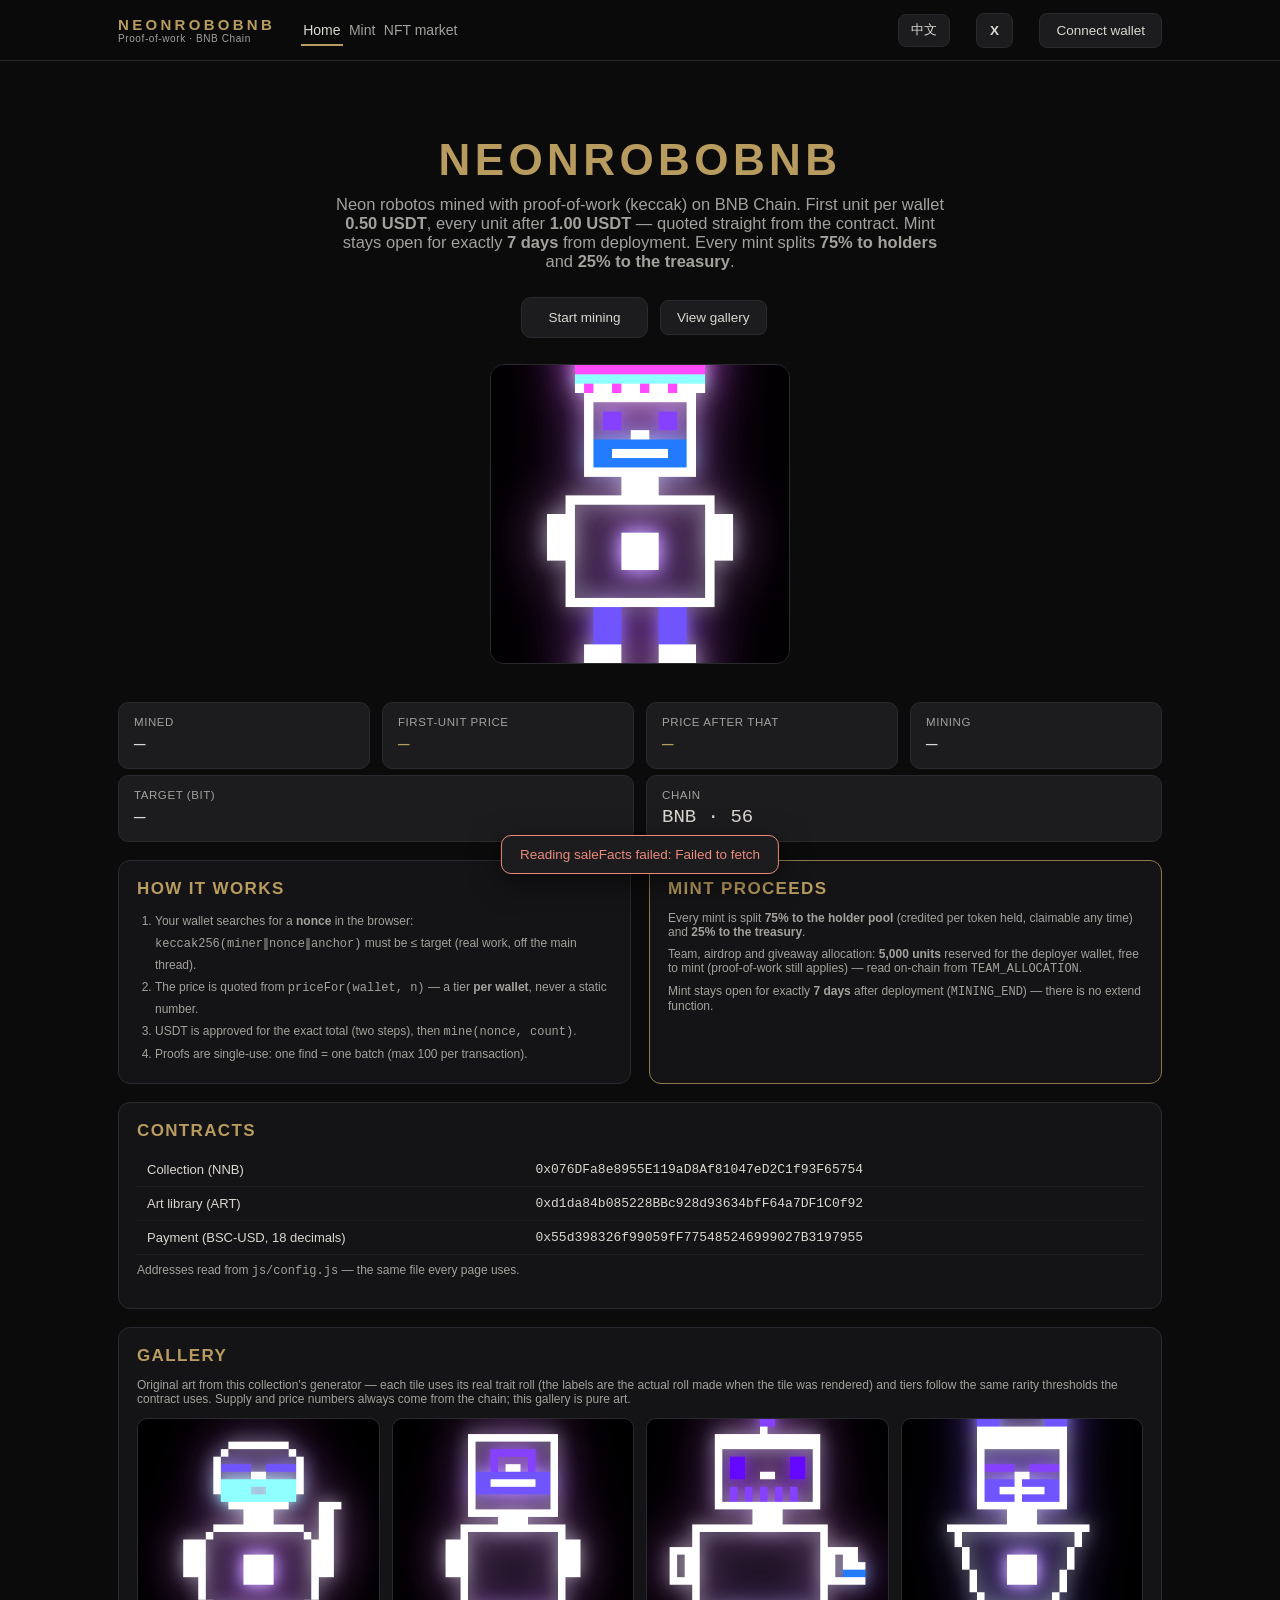
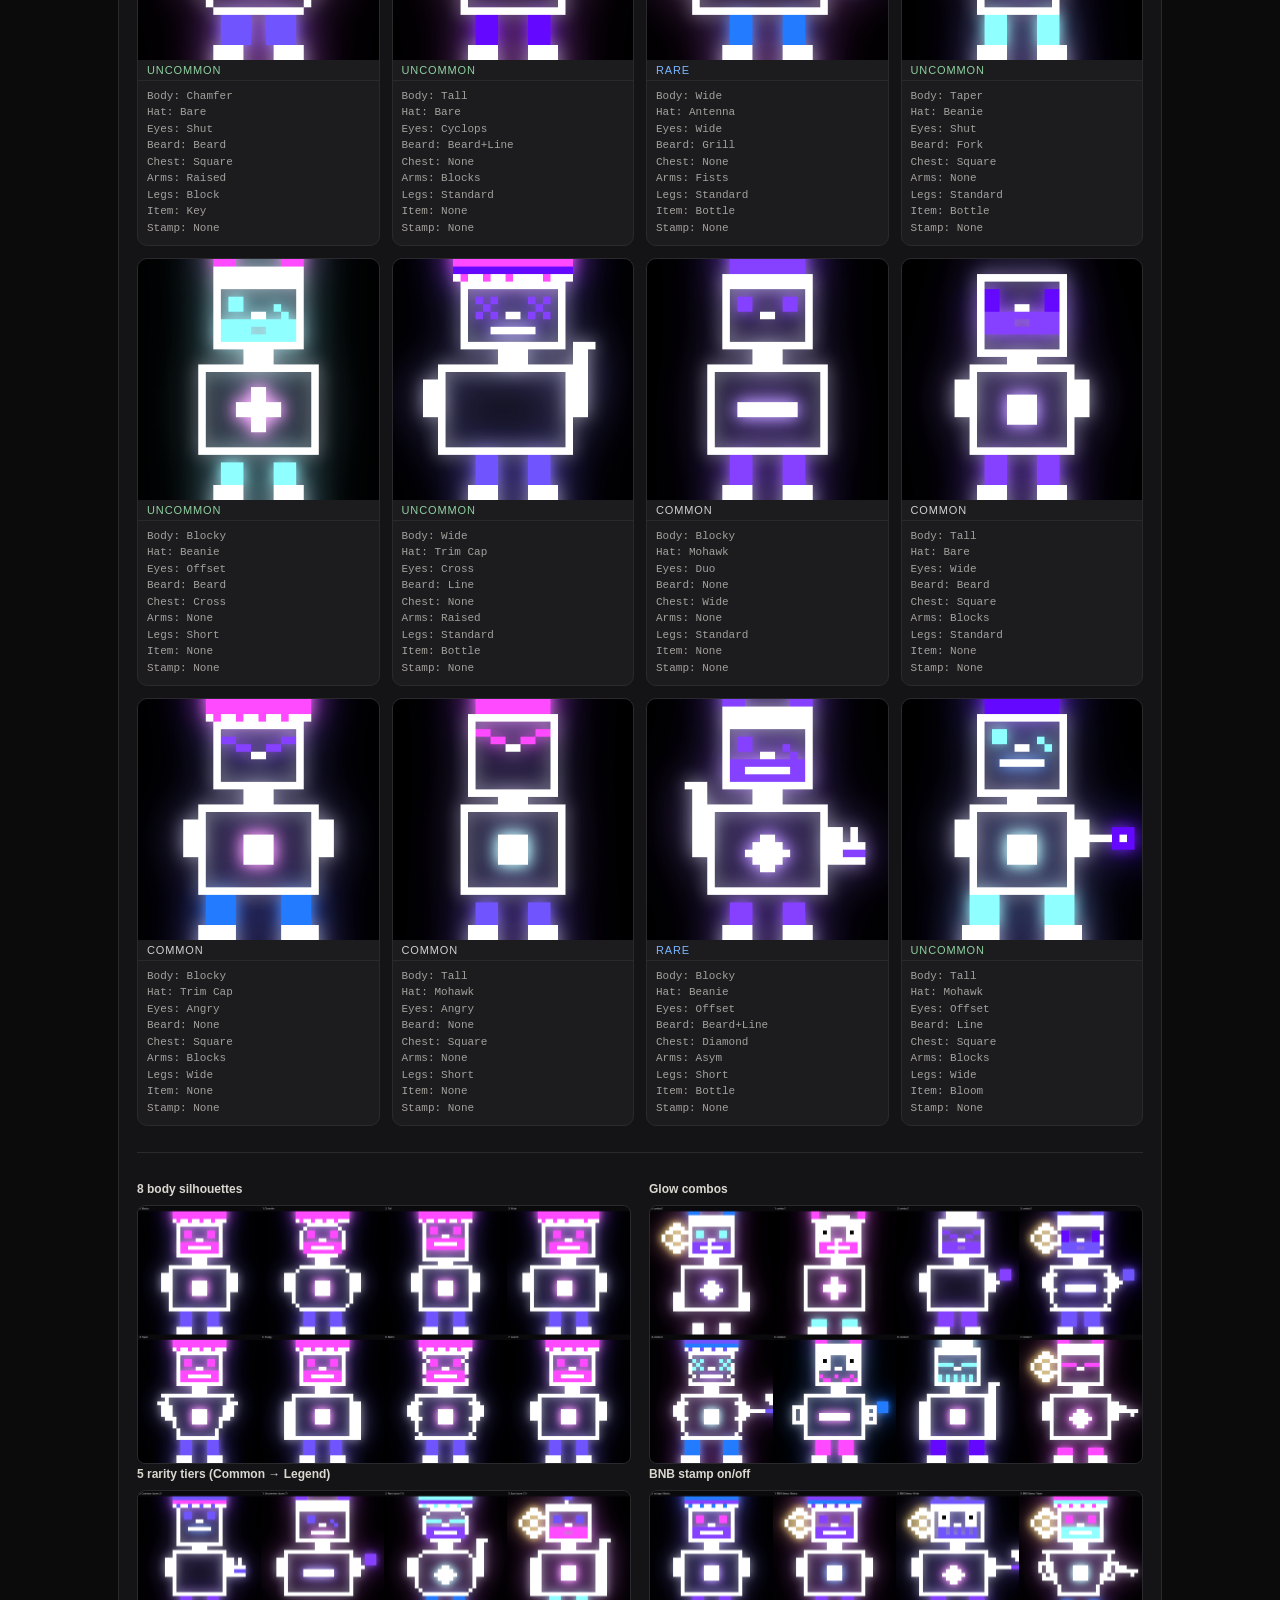
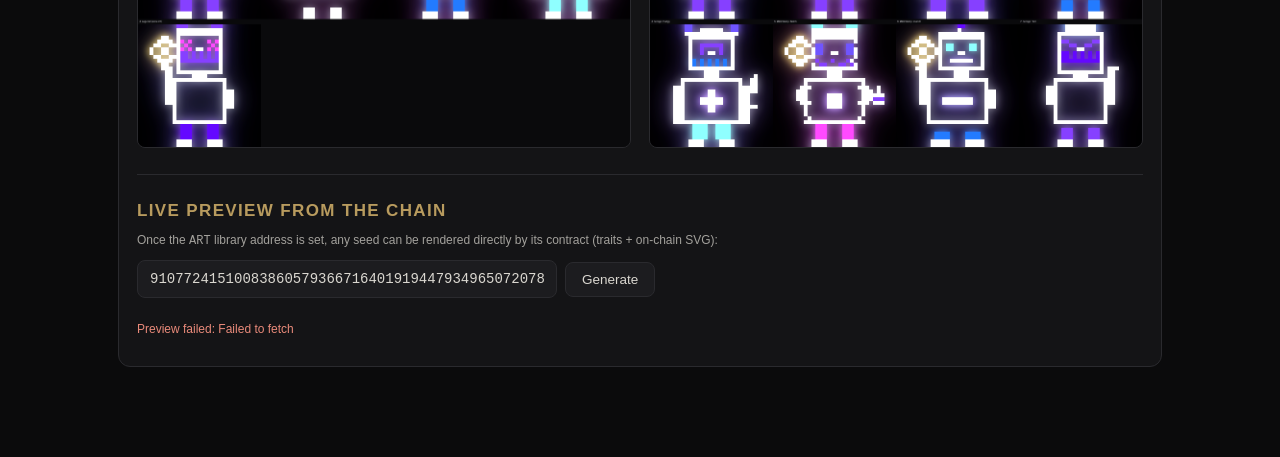
<file: index.html>
<!DOCTYPE html>
<html lang="en">
<head>
  <meta charset="utf-8" />
  <meta name="viewport" content="width=device-width, initial-scale=1" />
  <title>NeonRoboBNB — proof-of-work collection on BNB Chain</title>
  <meta name="description" content="Neon robotos mined under a keccak target on BNB Chain. First unit 0.50 USDT per wallet, every unit after that 1.00 USDT — quoted from the contract; mint open for 7 days; every mint splits 75% to holders and 25% to the treasury." />
  <link rel="stylesheet" href="css/style.css" />
  <style>
    .tiles { display: grid; grid-template-columns: repeat(4, 1fr); gap: 12px; }
    @media (max-width: 820px) { .tiles { grid-template-columns: repeat(2, 1fr); } }
    .tile { background: var(--panel2); border: 1px solid var(--line); border-radius: 10px; overflow: hidden; }
    .tile img { width: 100%; display: block; background: #000; }
    .tier { font-size: 11px; letter-spacing: .08em; text-transform: uppercase; padding: 4px 9px; border-bottom: 1px solid var(--line); color: var(--muted); }
    .tier.t0 { color: #cfcfcf; } .tier.t1 { color: #8fd0a0; } .tier.t2 { color: #7db6ff; }
    .tier.t3 { color: #d79bff; } .tier.t4 { color: var(--gold); border-bottom-color: var(--gold-dim); }
    .tl { font-size: 11px; line-height: 1.5; padding: 7px 9px 9px; color: var(--muted); font-family: var(--mono); }
    .sheet { width: 100%; display: block; border-radius: 8px; border: 1px solid var(--line); margin-top: 8px; }
    #lang { font-size: 12.5px; padding: 7px 12px; }
  </style>
</head>
<body data-page="home">
<header class="site">
  <div class="wrap">
    <div class="brand">NEONROBOBNB<small data-i18n="brand.sub">Proof-of-work · BNB Chain</small></div>
    <nav>
      <a href="index.html" class="on" data-i18n="nav.home">Home</a>
      <a href="mint.html" data-i18n="nav.mint">Mint</a>
      <a href="market.html" data-i18n="nav.market">NFT market</a>
    </nav>
    <div class="spacer"></div>
    <button id="lang">中文</button>
    <a class="btn xlink" href="https://x.com/NeonroboBnb" target="_blank" rel="noopener noreferrer" aria-label="X (Twitter)" title="X (Twitter)">X</a>
    <button id="connect" data-i18n="connect">Connect wallet</button>
  </div>
</header>

<div class="wrap">
  <div class="hero">
    <h1>NEONROBOBNB</h1>
    <p data-i18n="hero.p">Neon robotos mined with proof-of-work (keccak) on BNB Chain. First unit per wallet <b>0.50 USDT</b>, every unit after <b>1.00 USDT</b> — quoted straight from the contract. Mint stays open for exactly <b>7 days</b> from deployment. Every mint splits <b>75% to holders</b> and <b>25% to the treasury</b>.</p>
    <a class="btn cta" href="mint.html" data-i18n="hero.cta">Start mining</a>
    <a class="btn" href="#gallery" data-i18n="hero.gallery">View gallery</a>
    <div style="margin-top:26px"><img src="img/hero.png" alt="NeonRoboBNB hero" width="300" style="border-radius:14px;border:1px solid var(--line)" /></div>
  </div>

  <div id="pending" class="panel gold" style="display:none" data-i18n="pending"></div>

  <div class="row" style="gap:12px; margin-bottom:6px">
    <div class="stat" style="flex:1"><div class="k" data-i18n="stat.mined">Mined</div><div class="v" id="s-supply">—</div></div>
    <div class="stat" style="flex:1"><div class="k" data-i18n="stat.first">First-unit price</div><div class="v gold" id="s-first">—</div></div>
    <div class="stat" style="flex:1"><div class="k" data-i18n="stat.next">Price after that</div><div class="v gold" id="s-list">—</div></div>
    <div class="stat" style="flex:1"><div class="k" data-i18n="stat.mining">Mining</div><div class="v" id="s-open">—</div></div>
  </div>
  <div class="row" style="gap:12px; margin-bottom:18px">
    <div class="stat" style="flex:1"><div class="k" data-i18n="stat.target">Target (bit)</div><div class="v" id="s-bits">—</div></div>
    <div class="stat" style="flex:1"><div class="k" data-i18n="stat.chain">Chain</div><div class="v">BNB · 56</div></div>
  </div>

  <div class="grid2">
    <div class="panel">
      <h2 style="margin-top:0" data-i18n="how.title">How it works</h2>
      <ol class="tiny muted" style="line-height:1.8; padding-left:18px; margin:0">
        <li data-i18n="how.1">Your wallet searches for a <b>nonce</b> in the browser: <span class="mono">keccak256(miner‖nonce‖anchor)</span> must be ≤ target (real work, off the main thread).</li>
        <li data-i18n="how.2">The price is quoted from <span class="mono">priceFor(wallet, n)</span> — a tier <b>per wallet</b>, never a static number.</li>
        <li data-i18n="how.3">USDT is approved for the exact total (two steps), then <span class="mono">mine(nonce, count)</span>.</li>
        <li data-i18n="how.4">Proofs are single-use: one find = one batch (max 100 per transaction).</li>
      </ol>
    </div>
    <div class="panel gold">
      <h2 style="margin-top:0" data-i18n="money.title">Mint proceeds</h2>
      <p class="tiny muted" style="margin:0 0 8px" data-i18n="money.p1">Every mint is split <b>75% to the holder pool</b> (credited per token held, claimable any time) and <b>25% to the treasury</b>.</p>
      <p class="tiny muted" style="margin:0 0 8px" data-i18n="money.p3">Team, airdrop and giveaway allocation: <b>5,000 units</b> reserved for the deployer wallet, free to mint (proof-of-work still applies) — read on-chain from <span class="mono">TEAM_ALLOCATION</span>.</p>
      <p class="tiny muted" style="margin:0" data-i18n="money.p2">Mint stays open for exactly <b>7 days</b> after deployment (<span class="mono">MINING_END</span>) — there is no extend function.</p>
    </div>
  </div>

  <div class="panel">
    <h2 style="margin-top:0" data-i18n="contracts.title">Contracts</h2>
    <table>
      <tbody>
        <tr><td class="txt" data-i18n="contracts.nnb">Collection (NNB)</td><td id="a-nnb">—</td></tr>
        <tr><td class="txt" data-i18n="contracts.art">Art library (ART)</td><td id="a-art">—</td></tr>
        <tr><td class="txt" data-i18n="contracts.pay">Payment (BSC-USD, 18 decimals)</td><td id="a-usdt">—</td></tr>
      </tbody>
    </table>
    <p class="tiny muted" style="margin-top:8px" data-i18n="contracts.note">Addresses read from <span class="mono">js/config.js</span> — the same file every page uses.</p>
  </div>

  <div class="panel" id="gallery">
    <h2 style="margin-top:0" data-i18n="gallery.title">Gallery</h2>
    <p class="tiny muted" data-i18n="gallery.p">Original art from this collection's generator — each tile uses its real trait roll (the labels are the actual roll made when the tile was rendered) and tiers follow the same rarity thresholds the contract uses. Supply and price numbers always come from the chain; this gallery is pure art.</p>
    <div class="tiles">
        <div class="tile"><img src="img/tile-00.png" alt="NeonRoboBNB preview" loading="lazy" /><div class="tier t1">Uncommon</div><div class="tl">Body: Chamfer<br>Hat: Bare<br>Eyes: Shut<br>Beard: Beard<br>Chest: Square<br>Arms: Raised<br>Legs: Block<br>Item: Key<br>Stamp: None</div></div>
        <div class="tile"><img src="img/tile-01.png" alt="NeonRoboBNB preview" loading="lazy" /><div class="tier t1">Uncommon</div><div class="tl">Body: Tall<br>Hat: Bare<br>Eyes: Cyclops<br>Beard: Beard+Line<br>Chest: None<br>Arms: Blocks<br>Legs: Standard<br>Item: None<br>Stamp: None</div></div>
        <div class="tile"><img src="img/tile-02.png" alt="NeonRoboBNB preview" loading="lazy" /><div class="tier t2">Rare</div><div class="tl">Body: Wide<br>Hat: Antenna<br>Eyes: Wide<br>Beard: Grill<br>Chest: None<br>Arms: Fists<br>Legs: Standard<br>Item: Bottle<br>Stamp: None</div></div>
        <div class="tile"><img src="img/tile-03.png" alt="NeonRoboBNB preview" loading="lazy" /><div class="tier t1">Uncommon</div><div class="tl">Body: Taper<br>Hat: Beanie<br>Eyes: Shut<br>Beard: Fork<br>Chest: Square<br>Arms: None<br>Legs: Standard<br>Item: Bottle<br>Stamp: None</div></div>
        <div class="tile"><img src="img/tile-04.png" alt="NeonRoboBNB preview" loading="lazy" /><div class="tier t1">Uncommon</div><div class="tl">Body: Blocky<br>Hat: Beanie<br>Eyes: Offset<br>Beard: Beard<br>Chest: Cross<br>Arms: None<br>Legs: Short<br>Item: None<br>Stamp: None</div></div>
        <div class="tile"><img src="img/tile-05.png" alt="NeonRoboBNB preview" loading="lazy" /><div class="tier t1">Uncommon</div><div class="tl">Body: Wide<br>Hat: Trim Cap<br>Eyes: Cross<br>Beard: Line<br>Chest: None<br>Arms: Raised<br>Legs: Standard<br>Item: Bottle<br>Stamp: None</div></div>
        <div class="tile"><img src="img/tile-06.png" alt="NeonRoboBNB preview" loading="lazy" /><div class="tier t0">Common</div><div class="tl">Body: Blocky<br>Hat: Mohawk<br>Eyes: Duo<br>Beard: None<br>Chest: Wide<br>Arms: None<br>Legs: Standard<br>Item: None<br>Stamp: None</div></div>
        <div class="tile"><img src="img/tile-07.png" alt="NeonRoboBNB preview" loading="lazy" /><div class="tier t0">Common</div><div class="tl">Body: Tall<br>Hat: Bare<br>Eyes: Wide<br>Beard: Beard<br>Chest: Square<br>Arms: Blocks<br>Legs: Standard<br>Item: None<br>Stamp: None</div></div>
        <div class="tile"><img src="img/tile-08.png" alt="NeonRoboBNB preview" loading="lazy" /><div class="tier t0">Common</div><div class="tl">Body: Blocky<br>Hat: Trim Cap<br>Eyes: Angry<br>Beard: None<br>Chest: Square<br>Arms: Blocks<br>Legs: Wide<br>Item: None<br>Stamp: None</div></div>
        <div class="tile"><img src="img/tile-09.png" alt="NeonRoboBNB preview" loading="lazy" /><div class="tier t0">Common</div><div class="tl">Body: Tall<br>Hat: Mohawk<br>Eyes: Angry<br>Beard: None<br>Chest: Square<br>Arms: None<br>Legs: Short<br>Item: None<br>Stamp: None</div></div>
        <div class="tile"><img src="img/tile-10.png" alt="NeonRoboBNB preview" loading="lazy" /><div class="tier t2">Rare</div><div class="tl">Body: Blocky<br>Hat: Beanie<br>Eyes: Offset<br>Beard: Beard+Line<br>Chest: Diamond<br>Arms: Asym<br>Legs: Short<br>Item: Bottle<br>Stamp: None</div></div>
        <div class="tile"><img src="img/tile-11.png" alt="NeonRoboBNB preview" loading="lazy" /><div class="tier t1">Uncommon</div><div class="tl">Body: Tall<br>Hat: Mohawk<br>Eyes: Offset<br>Beard: Line<br>Chest: Square<br>Arms: Blocks<br>Legs: Wide<br>Item: Bloom<br>Stamp: None</div></div>
    </div>

    <hr class="sep" />
    <div class="grid2">
      <div><b class="tiny" data-i18n="sheet.bodies">8 body silhouettes</b><img class="sheet" src="img/sheet-bodies.png" alt="8 body silhouettes" loading="lazy" /></div>
      <div><b class="tiny" data-i18n="sheet.combos">Glow combos</b><img class="sheet" src="img/sheet-combos.png" alt="8 glow combos" loading="lazy" /></div>
    </div>
    <div class="grid2">
      <div><b class="tiny" data-i18n="sheet.rarity">5 rarity tiers (Common → Legend)</b><img class="sheet" src="img/sheet-rarity.png" alt="5 rarity tiers" loading="lazy" /></div>
      <div><b class="tiny" data-i18n="sheet.stamp">BNB stamp on/off</b><img class="sheet" src="img/sheet-stamp.png" alt="BNB stamp on and off" loading="lazy" /></div>
    </div>

    <hr class="sep" />
    <h2 style="margin-top:0" data-i18n="live.title">Live preview from the chain</h2>
    <p class="tiny muted" data-i18n="live.p">Once the <span class="mono">ART</span> library address is set, any seed can be rendered directly by its contract (traits + on-chain SVG):</p>
    <div class="row" style="gap:8px; margin-bottom:12px">
      <input id="seed" data-i18n-ph="seed.ph" placeholder="seed (uint256) — leave empty for random" style="max-width:420px" />
      <button id="seed-go" data-i18n="seed.go">Generate</button>
    </div>
    <div id="grid" class="row" style="gap:12px"></div>
    <p class="tiny" id="grid-note" style="color:var(--bad)"></p>
  </div>
</div>

<div id="toast"></div>
<script src="js/vendor/ethers.umd.min.js"></script>
<script src="js/config.js"></script>
<script src="js/chain.js"></script>
<script src="js/i18n.js"></script>
<script src="js/app.js"></script>
<script>
(async () => {
  const C = CONFIG, UI = TempleUI, $ = UI.$;
  const T = (k) => I18N.t(k);
  const SLOTS = ["slot.body", "slot.hat", "slot.eyes", "slot.beard", "slot.chest", "slot.arm", "slot.leg", "slot.item", "slot.stamp"];

  async function load() {
    const deployed = Temple.deployed();
    $("pending").style.display = deployed ? "none" : "block";
    $("a-nnb").textContent = deployed ? C.NNB : T("meta.notDeployed");
    $("a-art").textContent = Temple.artDeployed() ? C.ART : T("meta.notDeployed");
    $("a-usdt").textContent = C.USDT;
    if (!deployed) return;
    try {
      const s = await Temple.readSaleState();
      $("s-supply").textContent = s.supply.toLocaleString("en-US");
      $("s-first").textContent = UI.usdt(s.firstPrice, 2) + " USDT";
      $("s-list").textContent = UI.usdt(s.listPrice, 2) + " USDT";
      $("s-open").textContent = s.open ? T("meta.open") : T("meta.closed");
      $("s-open").style.color = s.open ? "var(--ok)" : "var(--bad)";
      const bits = s.target > 0n ? 256 - s.target.toString(2).length : 0;
      $("s-bits").textContent = bits + " bit";
    } catch (e) { UI.toast(T("note.readFail") + ": " + UI.errText(e), true); }
  }

  function tile(parts, tier, svg) {
    const el = document.createElement("div");
    el.className = "stat";
    el.style.width = "218px";
    const names = SLOTS.map((k, i) => `<div class="tiny"><span class="muted" data-i18n="${k}">${T(k)}</span> ${parts[i] || ""}</div>`).join("");
    el.innerHTML = `<div style="background:#000;border-radius:8px;overflow:hidden">${svg}</div>
      <div style="margin-top:8px">${names}</div>
      <div class="tiny" style="color:var(--gold);margin-top:6px"><span data-i18n="rarity">Rarity</span>: <span data-i18n="tier.${tier}">${T("tier." + tier)}</span></div>`;
    const s = el.querySelector("svg");
    if (s) { s.setAttribute("width", "216"); s.setAttribute("height", "216"); }
    return el;
  }

  async function preview(seedStr) {
    if (!Temple.artDeployed()) { $("grid-note").textContent = T("note.artPending"); return; }
    $("grid-note").textContent = "";
    try {
      const seed = seedStr || (BigInt("0x" + crypto.getRandomValues(new Uint8Array(32)).reduce((a, b) => a + b.toString(16).padStart(2, "0"), "")) % (2n ** 255n)).toString();
      $("seed").value = seed;
      const p = await Temple.readPreview(BigInt(seed));
      const g = $("grid");
      g.prepend(tile(p.parts, p.tier, p.svg));
      while (g.children.length > 8) g.removeChild(g.lastChild);
    } catch (e) { $("grid-note").textContent = T("note.previewFail") + ": " + UI.errText(e); }
  }

  window.__retranslate = [load];

  UI.onReady(async () => {
    await load();
    $("seed-go").addEventListener("click", () => preview($("seed").value.trim() || null));
    $("seed").addEventListener("keydown", (e) => { if (e.key === "Enter") preview($("seed").value.trim() || null); });
    if (Temple.artDeployed()) for (let i = 0; i < 3; i++) await preview(null);
    setInterval(load, 30000);
  });
})();
</script>
</body>
</html>
</file>
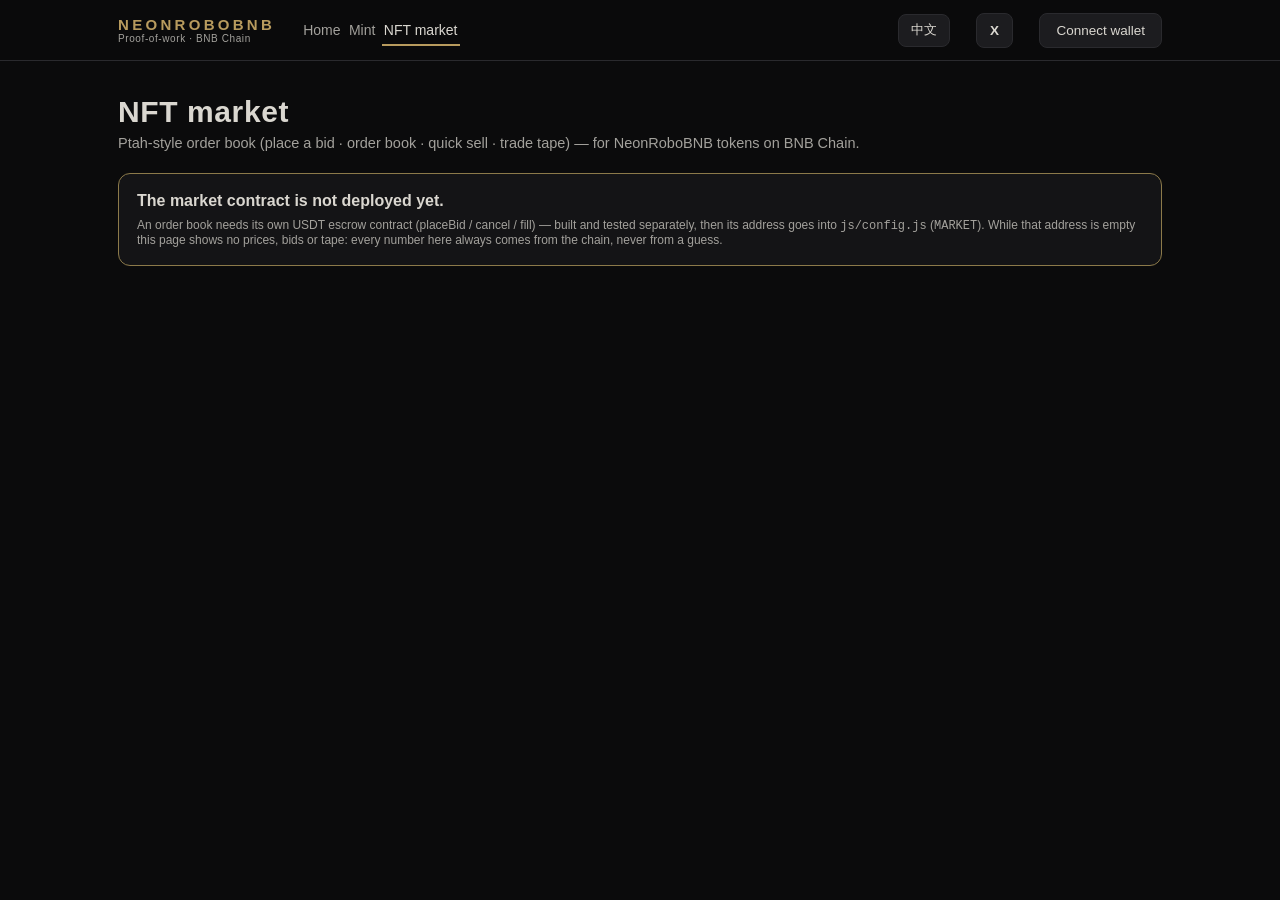
<file: market.html>
<!DOCTYPE html>
<html lang="en">
<head>
  <meta charset="utf-8" />
  <meta name="viewport" content="width=device-width, initial-scale=1" />
  <title>NFT market · NeonRoboBNB</title>
  <meta name="description" content="NeonRoboBNB order book — state comes from the market contract on BNB Chain." />
  <link rel="stylesheet" href="css/style.css" />
  <style>#lang { font-size: 12.5px; padding: 7px 12px; }</style>
</head>
<body data-page="market">
<header class="site">
  <div class="wrap">
    <div class="brand">NEONROBOBNB<small data-i18n="brand.sub">Proof-of-work · BNB Chain</small></div>
    <nav>
      <a href="index.html" data-i18n="nav.home">Home</a>
      <a href="mint.html" data-i18n="nav.mint">Mint</a>
      <a href="market.html" class="on" data-i18n="nav.market">NFT market</a>
    </nav>
    <div class="spacer"></div>
    <button id="lang">中文</button>
    <a class="btn xlink" href="https://x.com/NeonroboBnb" target="_blank" rel="noopener noreferrer" aria-label="X (Twitter)" title="X (Twitter)">X</a>
    <button id="connect" data-i18n="connect">Connect wallet</button>
  </div>
</header>

<div class="wrap">
  <h1 data-i18n="market.h1">NFT market</h1>
  <p class="sub" data-i18n="market.sub">Ptah-style order book (place a bid · order book · quick sell · trade tape) — for NeonRoboBNB tokens on BNB Chain.</p>

  <!-- Honest state: the market contract does not exist yet. No table is
       filled with invented numbers; once CONFIG.MARKET is set the live
       block takes over. -->
  <div id="m-pending" class="panel gold">
    <p style="margin:0" data-i18n="market.pending"><b>The market contract is not deployed yet.</b></p>
    <p class="tiny muted" style="margin:8px 0 0" data-i18n="market.pending2">An order book needs its own USDT escrow contract (placeBid / cancel / fill) — built and tested separately, then its address goes into <span class="mono">js/config.js</span> (<span class="mono">MARKET</span>). While that address is empty this page shows no prices, bids or tape: every number here always comes from the chain, never from a guess.</p>
  </div>

  <div id="m-live" style="display:none">
    <div class="row" style="gap:12px; margin-bottom:16px">
      <div class="stat" style="flex:1"><div class="k" data-i18n="market.best">Best bid</div><div class="v gold" id="best">—</div></div>
      <div class="stat" style="flex:1"><div class="k" data-i18n="market.nbids">Open bids</div><div class="v" id="nbids">—</div></div>
      <div class="stat" style="flex:1"><div class="k" data-i18n="market.fee">Fee</div><div class="v" id="fee">—</div></div>
      <div class="stat" style="flex:1"><div class="k" data-i18n="market.next">Next bid id</div><div class="v" id="next">—</div></div>
    </div>
    <div class="grid2">
      <div class="panel"><h2 style="margin-top:0" data-i18n="market.book">Order book</h2><div id="book"></div></div>
      <div class="panel"><h2 style="margin-top:0" data-i18n="market.tape">Recent trades</h2><div id="tape"></div></div>
    </div>
  </div>
</div>

<div id="toast"></div>
<script src="js/vendor/ethers.umd.min.js"></script>
<script src="js/config.js"></script>
<script src="js/chain.js"></script>
<script src="js/i18n.js"></script>
<script src="js/app.js"></script>
<script>
/* Market reads activate only when CONFIG.MARKET carries a real address.
   The reader functions themselves will live in chain.js alongside the market
   contract's ABI — deliberately absent until then. */
(async () => {
  const UI = TempleUI, $ = UI.$;
  UI.onReady(() => {
    const live = typeof CONFIG.MARKET === "string" && CONFIG.MARKET.length === 42;
    $("m-pending").style.display = live ? "none" : "block";
    $("m-live").style.display = live ? "block" : "none";
    if (!live) return;
    UI.toast(I18N.t("market.readerWarn"), true, 12000);
  });
})();
</script>
</body>
</html>
</file>
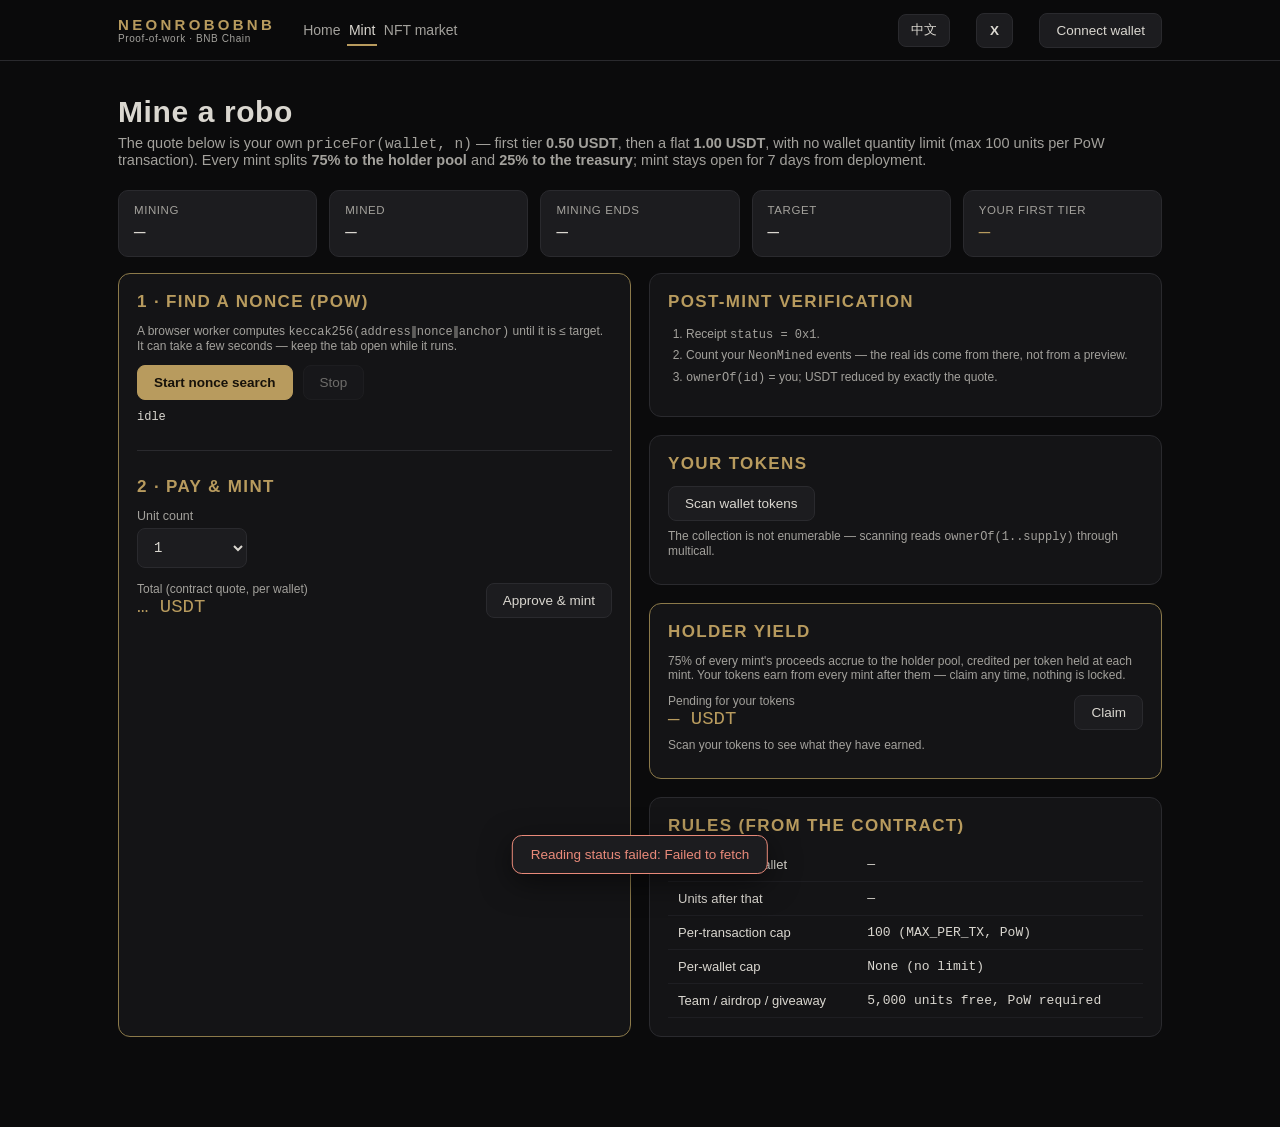
<file: mint.html>
<!DOCTYPE html>
<html lang="en">
<head>
  <meta charset="utf-8" />
  <meta name="viewport" content="width=device-width, initial-scale=1" />
  <title>Mint · NeonRoboBNB</title>
  <meta name="description" content="Mine NeonRoboBNB on BNB Chain: find a keccak nonce in your browser, pay the contract's own per-wallet quote in USDT — 0.50 first unit, 1.00 after." />
  <link rel="stylesheet" href="css/style.css" />
  <style>#lang { font-size: 12.5px; padding: 7px 12px; }</style>
</head>
<body data-page="mint">
<header class="site">
  <div class="wrap">
    <div class="brand">NEONROBOBNB<small data-i18n="brand.sub">Proof-of-work · BNB Chain</small></div>
    <nav>
      <a href="index.html" data-i18n="nav.home">Home</a>
      <a href="mint.html" class="on" data-i18n="nav.mint">Mint</a>
      <a href="market.html" data-i18n="nav.market">NFT market</a>
    </nav>
    <div class="spacer"></div>
    <button id="lang">中文</button>
    <a class="btn xlink" href="https://x.com/NeonroboBnb" target="_blank" rel="noopener noreferrer" aria-label="X (Twitter)" title="X (Twitter)">X</a>
    <button id="connect" data-i18n="connect">Connect wallet</button>
  </div>
</header>

<div class="wrap">
  <h1 data-i18n="mint.h1">Mine a robo</h1>
  <p class="sub" data-i18n="mint.sub">The quote below is your own <span class="mono">priceFor(wallet, n)</span> — first tier <b>0.50 USDT</b>, then a flat <b>1.00 USDT</b>, with no wallet quantity limit (max 100 units per PoW transaction). Every mint splits <b>75% to the holder pool</b> and <b>25% to the treasury</b>; mint stays open for 7 days from deployment.</p>

  <div id="pending" class="panel gold" style="display:none" data-i18n="pending"></div>

  <div class="row" style="gap:12px; margin-bottom:16px">
    <div class="stat" style="flex:1"><div class="k" data-i18n="mint.stat.open">Mining</div><div class="v" id="g-open">—</div></div>
    <div class="stat" style="flex:1"><div class="k" data-i18n="mint.stat.supply">Mined</div><div class="v" id="g-supply">—</div></div>
    <div class="stat" style="flex:1"><div class="k" data-i18n="mint.stat.ends">Mining ends</div><div class="v" id="g-end">—</div></div>
    <div class="stat" style="flex:1"><div class="k" data-i18n="mint.stat.target">Target</div><div class="v" id="g-bits">—</div></div>
    <div class="stat" style="flex:1"><div class="k" data-i18n="mint.stat.tier">Your first tier</div><div class="v gold" id="g-tier">—</div></div>
  </div>

  <div class="grid2">
    <div class="panel gold">
      <h2 style="margin-top:0" data-i18n="mint.step1">1 · Find a nonce (PoW)</h2>
      <p class="tiny muted" data-i18n="mint.step1note">A browser worker computes <span class="mono">keccak256(address‖nonce‖anchor)</span> until it is ≤ target. It can take a few seconds — keep the tab open while it runs.</p>
      <div class="row" style="gap:10px">
        <button id="mine-go" class="primary" data-i18n="mint.go">Start nonce search</button>
        <button id="mine-stop" disabled data-i18n="mint.stop">Stop</button>
      </div>
      <div class="mono tiny" id="mine-stat" data-i18n="mint.idle" style="margin-top:10px">idle</div>
      <div class="mono tiny muted" id="mine-hash" style="word-break:break-all"></div>

      <hr class="sep" />
      <h2 style="margin-top:0" data-i18n="mint.step2">2 · Pay & mint</h2>
      <label data-i18n="mint.qty">Unit count</label>
      <div class="row" style="gap:8px">
        <select id="qty" style="max-width:110px"></select>
        <span class="tiny muted" id="qty-note"></span>
      </div>
      <div class="row between" style="margin-top:14px">
        <div>
          <div class="tiny muted" data-i18n="mint.total">Total (contract quote, per wallet)</div>
          <div class="mono" style="font-size:19px; color:var(--gold)"><span id="cost">…</span> USDT</div>
        </div>
        <button id="go-mint" data-i18n="mint.approveGo">Approve & mint</button>
      </div>
      <p class="tiny muted" id="mint-state" style="margin:8px 0 0"></p>
      <p class="tiny" id="mint-err" style="color:var(--bad); margin:8px 0 0"></p>
    </div>

    <div>
      <div class="panel">
        <h2 style="margin-top:0" data-i18n="mint.verify">Post-mint verification</h2>
        <ol class="tiny muted" style="margin:0; padding-left:18px; line-height:1.7">
          <li data-i18n="mint.v1">Receipt <span class="mono">status = 0x1</span>.</li>
          <li data-i18n="mint.v2">Count your <span class="mono">NeonMined</span> events — the real ids come from there, not from a preview.</li>
          <li data-i18n="mint.v3"><span class="mono">ownerOf(id)</span> = you; USDT reduced by exactly the quote.</li>
        </ol>
        <div id="verify-out" class="tiny mono" style="margin-top:10px"></div>
      </div>

      <div class="panel">
        <h2 style="margin-top:0" data-i18n="mint.owned">Your tokens</h2>
        <button id="scan" data-i18n="mint.scan">Scan wallet tokens</button>
        <p class="tiny muted" id="scan-note" data-i18n="mint.scanNote" style="margin:8px 0 0">The collection is not enumerable — scanning reads <span class="mono">ownerOf(1..supply)</span> through multicall.</p>
        <div id="mine-ids" class="tiny mono" style="margin-top:8px"></div>
      </div>

      <div class="panel gold">
        <h2 style="margin-top:0" data-i18n="claim.h">Holder yield</h2>
        <p class="tiny muted" data-i18n="claim.note">75% of every mint's proceeds accrue to the holder pool, credited per token held at each mint. Your tokens earn from every mint after them — claim any time, nothing is locked.</p>
        <div class="row between" style="margin-top:10px">
          <div>
            <div class="tiny muted" data-i18n="claim.pending">Pending for your tokens</div>
            <div class="mono" style="font-size:19px; color:var(--gold)"><span id="claim-amt">—</span> USDT</div>
          </div>
          <button id="claim-go" data-i18n="claim.go">Claim</button>
        </div>
        <p class="tiny muted" id="claim-state" style="margin:8px 0 0" data-i18n="claim.scanHint">Scan your tokens to see what they have earned.</p>
        <p class="tiny" id="claim-err" style="color:var(--bad); margin:8px 0 0"></p>
      </div>

      <div class="panel">
        <h2 style="margin-top:0" data-i18n="mint.rules">Rules (from the contract)</h2>
        <table><tbody>
          <tr><td class="txt" data-i18n="mint.rule.first">First unit per wallet</td><td id="r-first">—</td></tr>
          <tr><td class="txt" data-i18n="mint.rule.next">Units after that</td><td id="r-list">—</td></tr>
          <tr><td class="txt" data-i18n="mint.rule.tx">Per-transaction cap</td><td data-i18n="mint.rule.txVal">100 (MAX_PER_TX, PoW)</td></tr>
          <tr><td class="txt" data-i18n="mint.rule.wallet">Per-wallet cap</td><td data-i18n="mint.rule.walletVal">None (no limit)</td></tr>
          <tr><td class="txt" data-i18n="mint.rule.team">Team / airdrop / giveaway</td><td data-i18n="mint.rule.teamVal">5,000 units free, PoW required</td></tr>
        </tbody></table>
      </div>
    </div>
  </div>
</div>

<div id="toast"></div>
<script src="js/vendor/ethers.umd.min.js"></script>
<script src="js/config.js"></script>
<script src="js/chain.js"></script>
<script src="js/i18n.js"></script>
<script src="js/app.js"></script>
<script>
(async () => {
  const C = CONFIG, UI = TempleUI, $ = UI.$;
  const T = (k) => I18N.t(k);
  let state = null;
  let worker = null;
  let found = null;
  let myIds = null;
  let claimAddr = null;
  let startedAt = 0, hashes = 0;

  async function load() {
    const ok = Temple.deployed();
    $("pending").style.display = ok ? "none" : "block";
    if (!ok) return;
    try {
      state = await Temple.readSaleState();
      $("g-open").textContent = state.open ? T("meta.open") : T("meta.closed");
      $("g-open").style.color = state.open ? "var(--ok)" : "var(--bad)";
      $("g-supply").textContent = state.supply.toLocaleString("en-US");
      $("g-end").textContent = fmtEnd(state.miningEnd);
      const bits = state.target > 0n ? 256 - state.target.toString(2).length : 0;
      $("g-bits").textContent = bits + " bit";
      $("r-first").textContent = UI.usdt(state.firstPrice, 2) + " USDT";
      $("r-list").textContent = UI.usdt(state.listPrice, 2) + " USDT";
      if (UI.address) {
        const spent = await Temple.contract(C.NNB, C.ABI.NNB).consumedFirstMint(UI.address);
        $("g-tier").textContent = spent ? T("mint.tierList") + "1.00 USDT" : T("mint.tierFirst") + "0.50 USDT";
      }
    } catch (e) { UI.toast(T("mint.err.status") + ": " + UI.errText(e), true); }
  }

  function fillQty(n) {
    const sel = $("qty"); sel.innerHTML = "";
    for (let i = 1; i <= 100; i++) {
      const o = document.createElement("option");
      o.value = i; o.textContent = i; sel.appendChild(o);
    }
    if (n) sel.value = String(Math.min(n, 100));
  }

  async function quote() {
    if (!state || !UI.address) return;
    try {
      const q = await Temple.readQuote(UI.address, parseInt($("qty").value || "1", 10));
      $("cost").textContent = UI.usdt(q.price, 4);
      const enough = q.balance >= q.price;
      const allowed = q.allowance >= q.price;
      $("qty-note").textContent =
        (q.firstTierSpent ? T("mint.tierList") : T("mint.tierFirst")) +
        T("mint.balance") + UI.usdt(q.balance, 2) + " USDT" + (allowed ? T("mint.approved") : "");
      $("go-mint").disabled = !(found && enough);
      if (!found) $("mint-state").textContent = T("mint.needNonce");
      else if (!enough) $("mint-state").textContent = T("mint.notEnough");
      else $("mint-state").textContent = allowed ? T("mint.readySign") : T("mint.readyApprove");
      state._q = q;
    } catch (e) { $("mint-err").textContent = UI.errText(e); }
  }

  function stat(txt) { $("mine-stat").textContent = txt; }

  function fmtEnd(t) {
    if (!t) return "—";
    return new Date(t * 1000).toISOString().replace("T", " ").slice(0, 16) + " UTC";
  }

  function startMine() {
    if (!UI.address) { UI.toast(T("mint.err.connect"), true); return; }
    if (!state) return;
    stopMine(true);
    found = null; hashes = 0; startedAt = Date.now();
    worker = new Worker("js/miner.js");
    worker.onmessage = (e) => {
      const d = e.data;
      if (d.found) {
        found = { nonce: d.nonce, hash: d.hash };
        $("mine-hash").textContent = "hash: " + d.hash;
        stat(T("mint.found") + " " + d.nonce + " · " + hrate());
        $("mine-go").disabled = false; $("mine-stop").disabled = true;
        stopWorker();
        quote();
      } else if (d.progress) {
        hashes += d.hashes;
        stat(T("mint.searching") + " " + d.progress + " · " + hrate());
      }
    };
    worker.postMessage({ cmd: "start", addr: UI.address, anchor: state.anchor, target: state.target.toString() });
    $("mine-go").disabled = true; $("mine-stop").disabled = false;
    stat(T("mint.running"));
  }
  function hrate() {
    const s = (Date.now() - startedAt) / 1000;
    return s > 0 ? (hashes / s).toFixed(0) + " H/s" : "";
  }
  function stopWorker() { if (worker) { worker.postMessage({ cmd: "stop" }); worker = null; } }
  function stopMine(quiet) {
    stopWorker();
    $("mine-go").disabled = false; $("mine-stop").disabled = true;
    if (!quiet) stat(found ? T("mint.stopped") : T("mint.stoppedPlain"));
  }

  $("go-mint").addEventListener("click", async () => {
    try {
      const a = await UI.ensureWallet();
      const n = parseInt($("qty").value || "1", 10);
      if (!found) return UI.toast(T("mint.err.noNonce"), true);
      const st = $("mint-state");
      // Re-quote immediately before acting — never trust the painted number.
      const q = await Temple.readQuote(a, n);
      const total = q.price;
      if (q.balance < total) return UI.toast(T("mint.err.usdtLow") + UI.usdt(total, 4), true);
      const pre = await Temple.preflight();
      if (!pre.open) return UI.toast(T("mint.err.closed"), true);
      if (await Temple.proofUsed(found.hash)) {
        found = null; $("mine-hash").textContent = "";
        return UI.toast(T("mint.err.used"), true, 8000);
      }
      if (q.allowance < total) {
        st.textContent = T("mint.err.step1") + UI.usdt(total, 4) + " USDT…";
        await Temple.write({ addr: C.USDT, abi: C.ABI.USDT, method: "approve", args: [C.NNB, total] });
        UI.toast(T("mint.err.approved"));
      }
      st.textContent = T("mint.err.step2") + found.nonce + ", " + n + ")…";
      const r = await Temple.write({ addr: C.NNB, abi: C.ABI.NNB, method: "mine", args: [found.nonce, n] });
      await verify(r.receipt, a, total);
      st.textContent = "";
      found = null; $("mine-hash").textContent = ""; stat(T("mint.idle"));
      myIds = null; refreshClaim();
      load(); quote();
    } catch (e) { UI.toast(UI.errText(e), true); $("mint-state").textContent = ""; }
  });

  async function verify(receipt, who, paid) {
    const out = $("verify-out");
    const iface = new (Temple.E.Interface)(C.ABI.NNB);
    const mined = [], transfers = [];
    for (const lg of receipt.logs) {
      if (lg.address.toLowerCase() !== C.NNB.toLowerCase()) continue;
      try {
        const p = iface.parseLog(lg);
        if (!p) continue;
        if (p.name === "NeonMined") mined.push(Number(p.args.tokenId));
        if (p.name === "Transfer" && p.args.from === Temple.E.ZeroHash) transfers.push(Number(p.args.tokenId));
      } catch (e) { /* other logs */ }
    }
    let bal = "?";
    try { bal = String(await Temple.contract(C.NNB, C.ABI.NNB).balanceOf(who)); } catch (e) {}
    out.innerHTML = T("mint.verifyLine1") + " " + UI.short(receipt.hash) + " · status 0x1<br>" +
      T("mint.verifyLine2") + " <b>#" + mined.join(", #") + "</b><br>" +
      T("mint.verifyLine3") + " #" + transfers.join(", #") + " · balanceOf: " + bal +
      " · " + T("mint.verifyPaid") + " " + UI.usdt(paid, 4);
    if (mined.length === 0) UI.toast(T("mint.err.warn"), true, 20000);
    else UI.toast(T("mint.err.success") + mined.join(", #"));
  }

  $("scan").addEventListener("click", async () => {
    try {
      const a = await UI.ensureWallet();
      const note = $("scan-note");
      const r = await Temple.readOwnedTokens(a, (done, total) => {
        note.textContent = T("mint.scanning") + done + "/" + total + "…";
      });
      note.textContent = T("mint.scanDone") + r.ids.length + T("mint.foundN");
      $("mine-ids").textContent = r.ids.length ? T("mint.mineList") + r.ids.join(", #") : T("mint.mineNone");
      myIds = r.ids;
      claimAddr = UI.address;
      refreshClaim();
    } catch (e) { UI.toast(UI.errText(e), true); }
  });

  /* ---- holder yield (75% pool): scan -> pendingOf -> claimYield ---- */
  async function refreshClaim() {
    const amt = $("claim-amt");
    if (!amt) return;
    // A different wallet means a different token set — never reuse another
    // account's scan.
    if (UI.address !== claimAddr) {
      claimAddr = UI.address;
      myIds = null;
    }
    if (!UI.address || myIds == null) {
      amt.textContent = "—";
      $("claim-state").textContent = T("claim.scanHint");
      $("claim-go").disabled = false;
      return;
    }
    try {
      const c = Temple.contract(C.NNB, C.ABI.NNB);
      const owed = myIds.length ? await c.pendingOf(myIds) : 0n;
      amt.textContent = UI.usdt(owed, 4);
      $("claim-state").textContent = "";
      $("claim-go").disabled = owed <= 0n;
    } catch (e) { $("claim-err").textContent = UI.errText(e); }
  }

  async function scanForClaim() {
    const a = await UI.ensureWallet();
    const r = await Temple.readOwnedTokens(a, (done, total) => {
      $("scan-note").textContent = T("mint.scanning") + done + "/" + total + "…";
    });
    myIds = r.ids;
    claimAddr = UI.address;
    $("mine-ids").textContent = myIds.length ? T("mint.mineList") + myIds.join(", #") : T("mint.mineNone");
    await refreshClaim();
  }

  $("claim-go").addEventListener("click", async () => {
    const st = $("claim-state");
    try {
      await UI.ensureWallet();
      if (myIds == null) await scanForClaim();
      if (!myIds.length) return UI.toast(T("claim.none"));
      const c = Temple.contract(C.NNB, C.ABI.NNB);
      const owed = await c.pendingOf(myIds);
      if (owed <= 0n) return UI.toast(T("claim.none"));
      st.textContent = T("claim.ids") + myIds.join(", #") + "…";
      const r = await Temple.write({ addr: C.NNB, abi: C.ABI.NNB, method: "claimYield", args: [myIds] });
      // Pay-out is proven from the receipt's YieldClaimed logs, not from a preview.
      const iface = new (Temple.E.Interface)(C.ABI.NNB);
      let paid = 0n;
      for (const lg of r.receipt.logs) {
        if (lg.address.toLowerCase() !== C.NNB.toLowerCase()) continue;
        try {
          const p = iface.parseLog(lg);
          if (p && p.name === "YieldClaimed") paid += p.args.amount;
        } catch (e) { /* other logs */ }
      }
      st.textContent = "";
      UI.toast(T("claim.sent") + UI.usdt(paid, 4) + " USDT");
      await refreshClaim();
    } catch (e) { st.textContent = ""; UI.toast(UI.errText(e), true); }
  });

  window.__retranslate = [() => { load(); refreshClaim(); if (UI.address) quote(); }];

  UI.onReady(async () => {
    fillQty(1);
    await load();
    refreshClaim();
    $("mine-go").addEventListener("click", startMine);
    $("mine-stop").addEventListener("click", () => stopMine(false));
    $("qty").addEventListener("change", quote);
    setInterval(() => { if (UI.address) quote(); }, 15000);
    $("connect").addEventListener("click", () => setTimeout(quote, 400));
    setInterval(load, 30000);
  });
})();
</script>
</body>
</html>
</file>
<file: css/style.css>
/* NeonRoboBNB — mint & gallery UI, laid out like ptah.trade: near-black
   surfaces, temple gold, coral accent, mono numerals (shared palette from
   the ptahsite build, which was reconstructed from ptah's own CSS chunks). */
:root {
  --bg: #0b0b0c;
  --panel: #141416;
  --panel2: #1c1c1f;
  --gold: #b89b5e;
  --gold-dim: #8c7a4a;
  --coral: #e98a7a;
  --text: #dad7d0;
  --muted: #a3a19c;
  --line: #2a2a2e;
  --ok: #7dc98f;
  --bad: #e98a7a;
  --font: "Avenir Next", -apple-system, BlinkMacSystemFont, "Segoe UI", Roboto, sans-serif;
  --mono: "SFMono-Regular", Consolas, "Liberation Mono", monospace;
}
* { box-sizing: border-box; }
html, body { margin: 0; padding: 0; background: var(--bg); color: var(--text); font-family: var(--font); }
a { color: var(--gold); text-decoration: none; }
a:hover { color: var(--coral); }
.wrap { max-width: 1080px; margin: 0 auto; padding: 0 18px 72px; }

header.site {
  position: sticky; top: 0; z-index: 30;
  background: rgba(11, 11, 12, .92); backdrop-filter: blur(8px);
  border-bottom: 1px solid var(--line);
}
header.site .wrap { display: flex; align-items: center; gap: 26px; height: 60px; padding-bottom: 0; }
.brand { font-weight: 700; letter-spacing: .22em; color: var(--gold); font-size: 15px; }
.brand small { display: block; letter-spacing: .06em; color: var(--muted); font-weight: 400; font-size: 10px; }
nav a { color: var(--muted); font-size: 14px; padding: 6px 2px; border-bottom: 2px solid transparent; }
nav a.on, nav a:hover { color: var(--text); border-color: var(--gold); }
.spacer { flex: 1; }
button, .btn {
  font-family: var(--font); font-size: 13.5px; cursor: pointer;
  background: var(--panel2); color: var(--text);
  border: 1px solid var(--line); border-radius: 8px; padding: 9px 16px;
}
a.btn { text-decoration: none; display: inline-flex; align-items: center; justify-content: center; }
a.btn.xlink { padding: 9px 13px; font-weight: 700; letter-spacing: .04em; }
a.btn.xlink:hover { border-color: var(--gold); color: var(--gold); }
button:hover, .btn:hover { border-color: var(--gold-dim); }
button.primary { background: var(--gold); color: #17120a; border-color: var(--gold); font-weight: 600; }
button.primary:hover { background: var(--coral); border-color: var(--coral); color: #20100c; }
button.coral { background: var(--coral); border-color: var(--coral); color: #20100c; font-weight: 600; }
button:disabled { opacity: .45; cursor: not-allowed; }
.addr { font-family: var(--mono); font-size: 12px; color: var(--muted); }

h1 { font-size: 30px; margin: 34px 0 6px; letter-spacing: .02em; }
h2 { font-size: 17px; margin: 30px 0 12px; color: var(--gold); letter-spacing: .08em; text-transform: uppercase; }
.sub { color: var(--muted); margin: 0 0 22px; font-size: 14.5px; }

.panel { background: var(--panel); border: 1px solid var(--line); border-radius: 12px; padding: 18px; margin-bottom: 18px; }
.panel.gold { border-color: var(--gold-dim); }
.row { display: flex; gap: 14px; flex-wrap: wrap; align-items: center; }
.row.between { justify-content: space-between; }
.grid2 { display: grid; grid-template-columns: 1fr 1fr; gap: 18px; }
@media (max-width: 820px) { .grid2 { grid-template-columns: 1fr; } }

/* Phones: the header wraps to two rows instead of overflowing. */
@media (max-width: 760px) {
  header.site .wrap { flex-wrap: wrap; height: auto; padding: 9px 0 8px; gap: 8px 10px; }
  .brand { flex: 1 1 100%; }
  .brand small { display: inline; margin-left: 8px; letter-spacing: .04em; }
  nav { order: 2; display: flex; gap: 14px; }
  nav a { font-size: 13px; }
  .spacer { order: 3; }
  #lang { order: 4; }
  a.xlink { order: 5; }
  #connect { order: 6; }
  /* Long contract addresses wrap instead of widening the page. */
  td, th { word-break: break-all; }
  td { font-size: 12px; }
}

table { width: 100%; border-collapse: collapse; font-size: 14px; }
th { text-align: left; color: var(--muted); font-weight: 500; font-size: 12px; letter-spacing: .06em; text-transform: uppercase; padding: 8px 10px; border-bottom: 1px solid var(--line); }
td { padding: 9px 10px; border-bottom: 1px solid #1e1e22; font-family: var(--mono); font-size: 13px; }
td.txt { font-family: var(--font); }
tr.best td { color: var(--gold); }
tr:hover td { background: #17171a; }

.num { font-family: var(--mono); }
.pill { display: inline-block; padding: 3px 9px; border-radius: 999px; font-size: 11.5px; border: 1px solid var(--line); color: var(--muted); }
.pill.ok { color: var(--ok); border-color: #2c4a33; }
.pill.bad { color: var(--bad); border-color: #4a2c2c; }
.pill.gold { color: var(--gold); border-color: var(--gold-dim); }

.stat { background: var(--panel2); border: 1px solid var(--line); border-radius: 10px; padding: 13px 15px; }
.stat .k { color: var(--muted); font-size: 11.5px; letter-spacing: .05em; text-transform: uppercase; }
.stat .v { font-family: var(--mono); font-size: 19px; margin-top: 5px; color: var(--text); }
.stat .v.gold { color: var(--gold); }

label { display: block; font-size: 12.5px; color: var(--muted); margin: 10px 0 5px; }
input, select {
  width: 100%; background: var(--panel2); color: var(--text);
  border: 1px solid var(--line); border-radius: 8px; padding: 10px 12px;
  font-family: var(--mono); font-size: 14px;
}
input:focus, select:focus { outline: none; border-color: var(--gold-dim); }

#toast {
  position: fixed; left: 50%; bottom: 26px; transform: translateX(-50%);
  background: var(--panel2); border: 1px solid var(--gold-dim); color: var(--text);
  padding: 11px 18px; border-radius: 10px; font-size: 13.5px; z-index: 99;
  max-width: 92vw; box-shadow: 0 8px 30px rgba(0,0,0,.5); display: none;
}
#toast.err { border-color: var(--bad); color: var(--bad); }
.muted { color: var(--muted); }
.mono { font-family: var(--mono); }
.tiny { font-size: 12px; }
.center { text-align: center; }
hr.sep { border: 0; border-top: 1px solid var(--line); margin: 26px 0; }

.hero { padding: 74px 0 34px; text-align: center; }
.hero h1 { font-size: 44px; color: var(--gold); letter-spacing: .1em; margin: 0 0 10px; }
.hero p { color: var(--muted); font-size: 16.5px; max-width: 620px; margin: 0 auto 26px; }
.cta { display: inline-block; margin: 0 8px; padding: 12px 26px; border-radius: 10px; }

/* Phone hero title: keep the wordmark inside the viewport (rule must come
   after the base .hero h1 declaration to win the cascade). */
@media (max-width: 760px) {
  .hero h1 { font-size: clamp(26px, 9vw, 40px); letter-spacing: .06em; }
}
</file>
